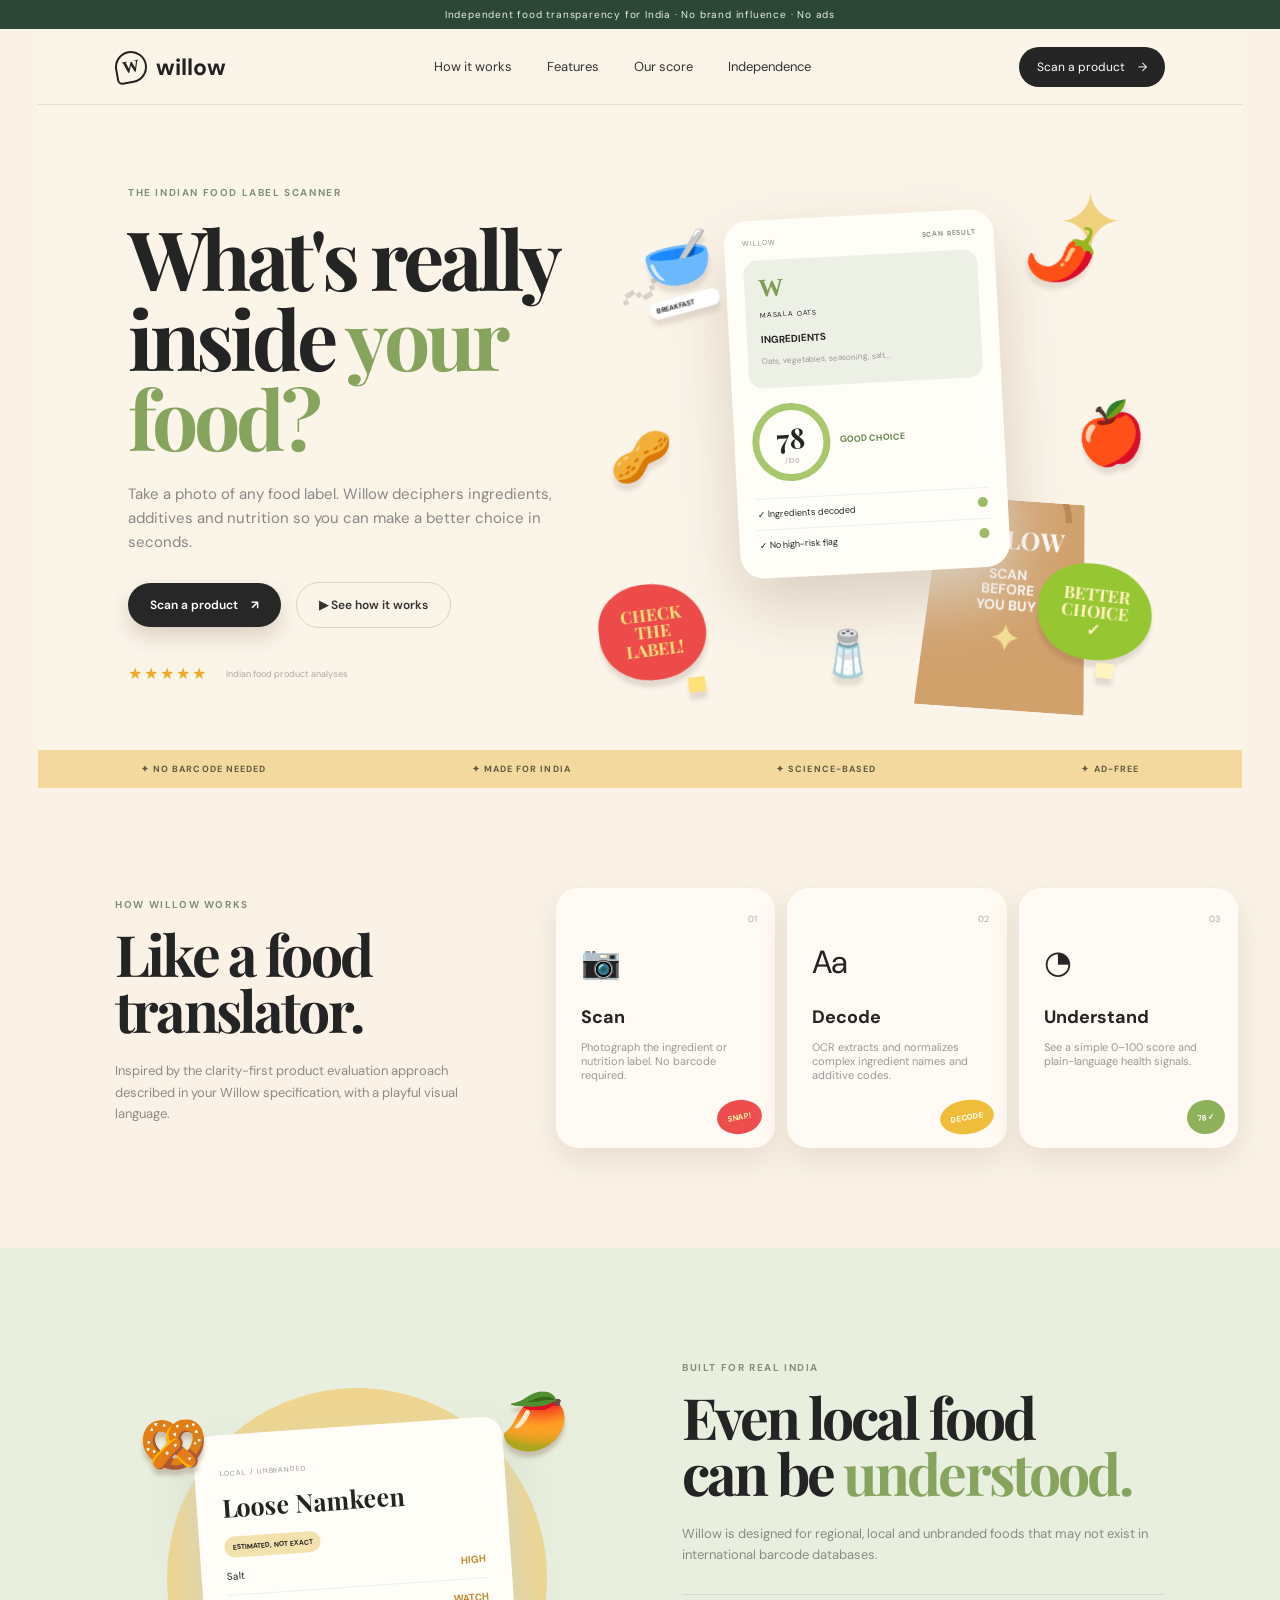
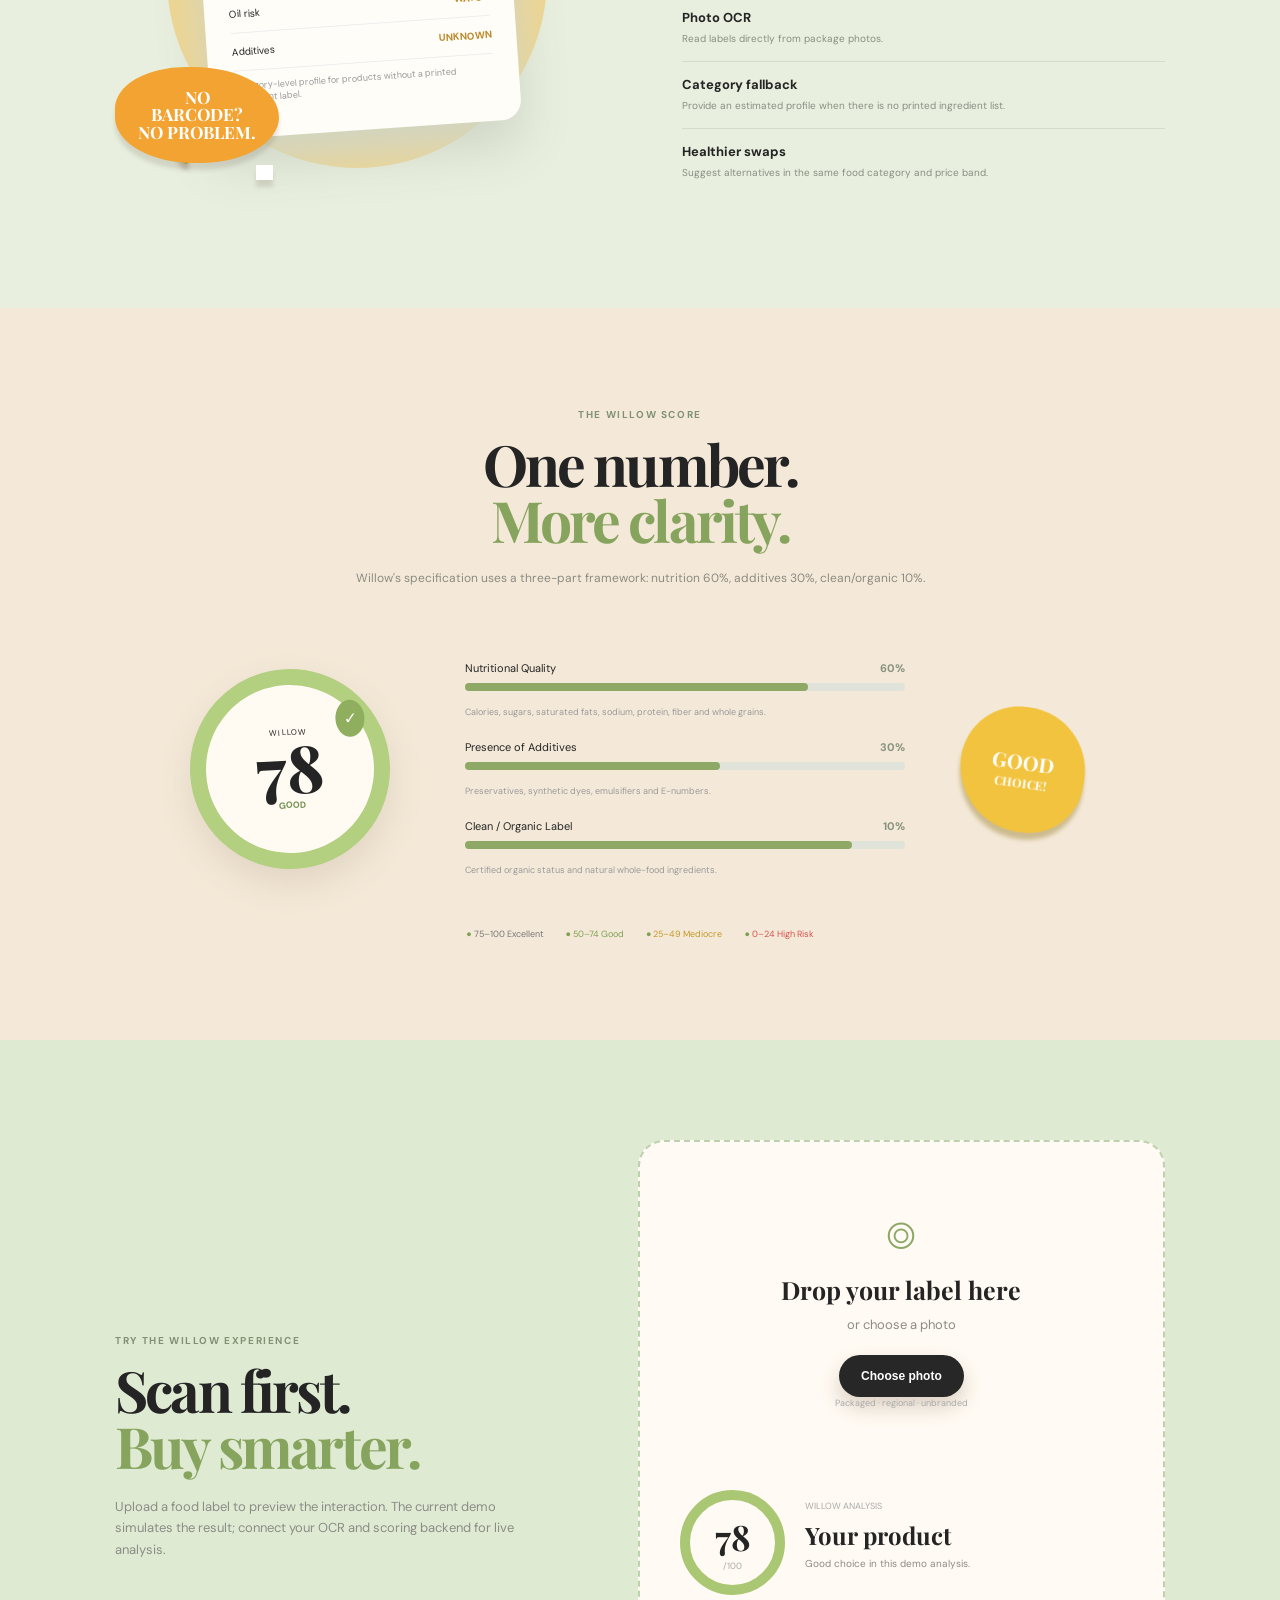
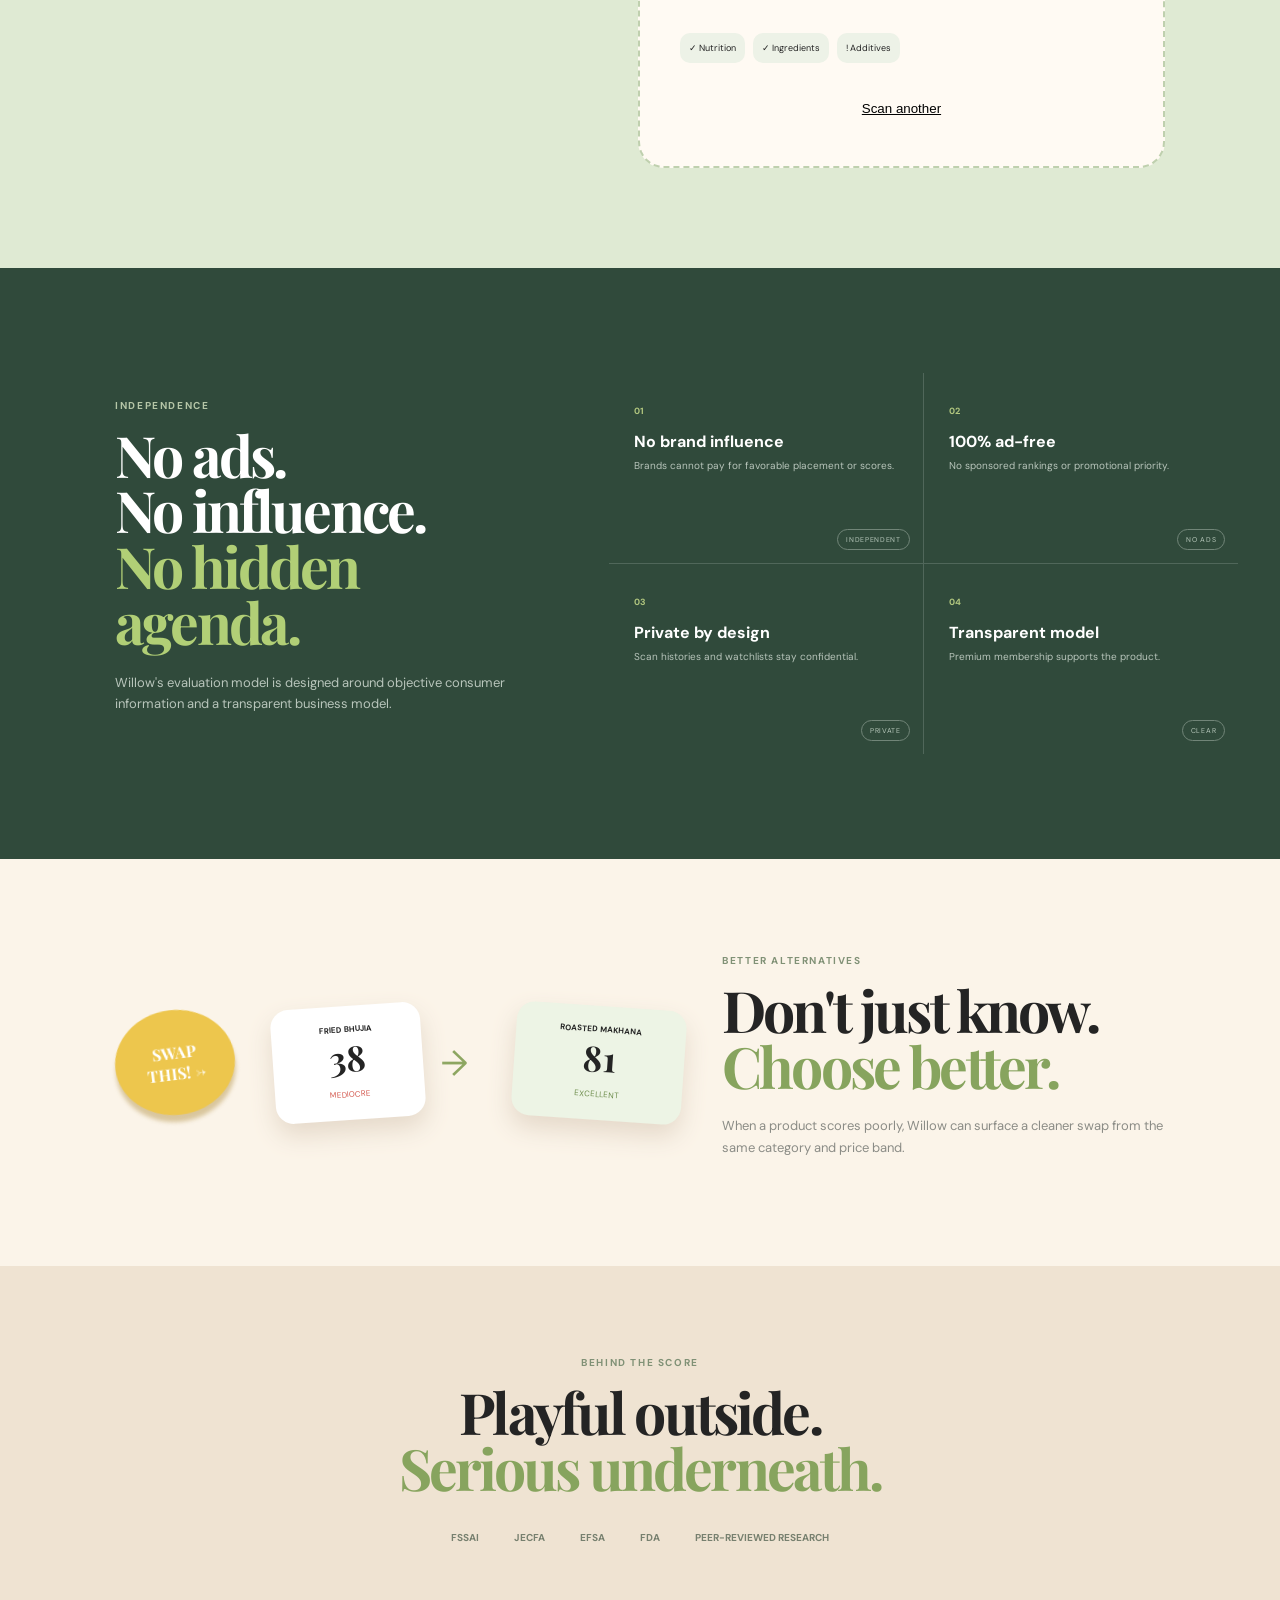
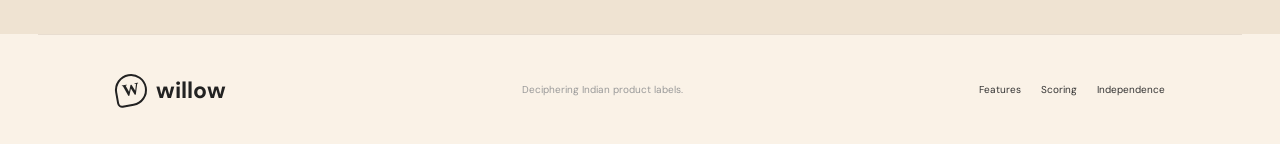
<file: codes/frontend/index.html>
<!doctype html>
<html lang="en">
<head>
<meta charset="utf-8">
<meta name="viewport" content="width=device-width,initial-scale=1">
<title>Willow — Food transparency, made simple</title>
<link rel="preconnect" href="https://fonts.googleapis.com">
<link rel="preconnect" href="https://fonts.gstatic.com" crossorigin>
<link href="https://fonts.googleapis.com/css2?family=DM+Sans:wght@400;500;600;700&family=Playfair+Display:wght@600;700;800&display=swap" rel="stylesheet">
<link rel="stylesheet" href="style.css">
</head>
<body>

<div class="notice">Independent food transparency for India · No brand influence · No ads</div>

<header>
  <a class="brand" href="#top"><span class="mark">W</span><span>willow</span></a>
  <nav>
    <a href="#how">How it works</a>
    <a href="#features">Features</a>
    <a href="#score">Our score</a>
    <a href="#independent">Independence</a>
  </nav>
  <a class="nav-btn" href="#scan">Scan a product <span>→</span></a>
</header>

<main id="top">

<section class="hero">
  <div class="hero-left">
    <div class="eyebrow">THE INDIAN FOOD LABEL SCANNER</div>
    <h1>What's really<br>inside <span>your food?</span></h1>
    <p class="lead">Take a photo of any food label. Willow deciphers ingredients, additives and nutrition so you can make a better choice in seconds.</p>
    <div class="buttons">
      <a class="pill dark" href="#scan">Scan a product <b>↗</b></a>
      <a class="pill outline" href="#how">▶ See how it works</a>
    </div>
     <div class="trust"><span class="stars">★★★★★</span><b></b><small>Indian food product analyses</small></div>
  </div>
  </div>

  <div class="hero-art">
    <div class="scribble s1">✦</div><div class="scribble s2">〰</div>
    <div class="sticker st1">🥣<small>BREAKFAST</small></div>
    <div class="sticker st2">🌶️</div>
    <div class="sticker st3">🍎</div>
    <div class="sticker st4">🥜</div>
    <div class="sticker st5">🧂</div>
    <div class="bubble red">CHECK<br>THE<br>LABEL!</div>
    <div class="bubble green">BETTER<br>CHOICE<br>✓</div>

    <div class="product-card">
      <div class="card-top"><span>WILLOW</span><b>SCAN RESULT</b></div>
      <div class="food-label">
        <div class="label-logo">W</div>
        <small>MASALA OATS</small>
        <strong>INGREDIENTS</strong>
        <p>Oats, vegetables, seasoning, salt...</p>
      </div>
      <div class="score">
        <div><b>78</b><small>/100</small></div>
        <span>GOOD CHOICE</span>
      </div>
      <div class="check-row">✓ Ingredients decoded <i></i></div>
      <div class="check-row">✓ No high-risk flag <i></i></div>
    </div>
    <div class="bag">WILLOW<br><span>SCAN<br>BEFORE<br>YOU BUY</span><em>✦</em></div>
  </div>
</section>

<div class="sticker-band">
  <span>✦ NO BARCODE NEEDED</span><span>✦ MADE FOR INDIA</span><span>✦ SCIENCE-BASED</span><span>✦ AD-FREE</span>
</div>

<section id="how" class="section how">
  <div class="section-title"><div class="eyebrow">HOW WILLOW WORKS</div><h2>Like a food<br>translator.</h2><p>Inspired by the clarity-first product evaluation approach described in your Willow specification, with a playful visual language.</p></div>
  <div class="cards">
    <article><span>01</span><div class="icon">📷</div><h3>Scan</h3><p>Photograph the ingredient or nutrition label. No barcode required.</p><div class="sticker-mini">SNAP!</div></article>
    <article><span>02</span><div class="icon">Aa</div><h3>Decode</h3><p>OCR extracts and normalizes complex ingredient names and additive codes.</p><div class="sticker-mini yellow">DECODE</div></article>
    <article><span>03</span><div class="icon">◔</div><h3>Understand</h3><p>See a simple 0–100 score and plain-language health signals.</p><div class="sticker-mini green-mini">78 ✓</div></article>
  </div>
</section>

<section id="features" class="section local">
  <div class="local-art">
    <div class="sun"></div>
    <div class="food-sticker fs1">🥨</div><div class="food-sticker fs2">🥭</div><div class="food-sticker fs3">🌾</div>
    <div class="paper">
      <small>LOCAL / UNBRANDED</small>
      <h3>Loose Namkeen</h3>
      <div class="estimate">ESTIMATED, NOT EXACT</div>
      <div class="line"><span>Salt</span><b>HIGH</b></div>
      <div class="line"><span>Oil risk</span><b>WATCH</b></div>
      <div class="line"><span>Additives</span><b>UNKNOWN</b></div>
      <p>Category-level profile for products without a printed ingredient label.</p>
    </div>
    <div class="bubble orange">NO<br>BARCODE?<br>NO PROBLEM.</div>
  </div>
  <div class="section-title">
    <div class="eyebrow">BUILT FOR REAL INDIA</div>
    <h2>Even local food<br>can be <span>understood.</span></h2>
    <p>Willow is designed for regional, local and unbranded foods that may not exist in international barcode databases.</p>
    <div class="feature-list">
      <div><b>Photo OCR</b><small>Read labels directly from package photos.</small></div>
      <div><b>Category fallback</b><small>Provide an estimated profile when there is no printed ingredient list.</small></div>
      <div><b>Healthier swaps</b><small>Suggest alternatives in the same food category and price band.</small></div>
    </div>
  </div>
</section>

<section id="score" class="section score-section">
  <div class="center-title"><div class="eyebrow">THE WILLOW SCORE</div><h2>One number.<br><span>More clarity.</span></h2><p>Willow's specification uses a three-part framework: nutrition 60%, additives 30%, clean/organic 10%.</p></div>
  <div class="score-layout">
    <div class="score-badge"><small>WILLOW</small><b>78</b><span>GOOD</span><em>✓</em></div>
    <div class="metrics">
      <div><label>Nutritional Quality <b>60%</b></label><i><em style="width:78%"></em></i><small>Calories, sugars, saturated fats, sodium, protein, fiber and whole grains.</small></div>
      <div><label>Presence of Additives <b>30%</b></label><i><em style="width:58%"></em></i><small>Preservatives, synthetic dyes, emulsifiers and E-numbers.</small></div>
      <div><label>Clean / Organic Label <b>10%</b></label><i><em style="width:88%"></em></i><small>Certified organic status and natural whole-food ingredients.</small></div>
    </div>
    <div class="score-sticker">GOOD<br><strong>CHOICE!</strong></div>
  </div>
  <div class="legend"><span class="excellent">● 75–100 Excellent</span><span class="good">● 50–74 Good</span><span class="medium">● 25–49 Mediocre</span><span class="poor">● 0–24 High Risk</span></div>
</section>

<section id="scan" class="scan-section">
  <div>
    <div class="eyebrow">TRY THE WILLOW EXPERIENCE</div>
    <h2>Scan first.<br><span>Buy smarter.</span></h2>
    <p>Upload a food label to preview the interaction. The current demo simulates the result; connect your OCR and scoring backend for live analysis.</p>
  </div>
  <div class="scanner">
    <input id="file" type="file" accept="image/*" hidden>
    <div id="upload">
      <div class="camera">⌾</div><h3>Drop your label here</h3><p>or choose a photo</p>
      <button class="pill dark" id="choose">Choose photo</button>
      <small>Packaged · regional · unbranded</small>
    </div>
    <div id="result" class="hidden result">
      <div class="result-circle">78<small>/100</small></div>
      <div><small>WILLOW ANALYSIS</small><h3 id="filename">Your product</h3><p>Good choice in this demo analysis.</p></div>
      <div class="result-tags"><span>✓ Nutrition</span><span>✓ Ingredients</span><span>! Additives</span></div>
      <button id="again">Scan another</button>
    </div>
  </div>
</section>

<section id="independent" class="independent">
  <div><div class="eyebrow">INDEPENDENCE</div><h2>No ads.<br>No influence.<br><span>No hidden agenda.</span></h2><p>Willow's evaluation model is designed around objective consumer information and a transparent business model.</p></div>
  <div class="principles">
    <div><b>01</b><h3>No brand influence</h3><p>Brands cannot pay for favorable placement or scores.</p><span class="stamp">INDEPENDENT</span></div>
    <div><b>02</b><h3>100% ad-free</h3><p>No sponsored rankings or promotional priority.</p><span class="stamp">NO ADS</span></div>
    <div><b>03</b><h3>Private by design</h3><p>Scan histories and watchlists stay confidential.</p><span class="stamp">PRIVATE</span></div>
    <div><b>04</b><h3>Transparent model</h3><p>Premium membership supports the product.</p><span class="stamp">CLEAR</span></div>
  </div>
</section>

<section class="swap">
  <div class="swap-bubble">SWAP<br>THIS! →</div>
  <div class="bad"><span>FRIED BHUJIA</span><b>38</b><small>MEDIOCRE</small></div>
  <div class="arrow">→</div>
  <div class="good-card"><span>ROASTED MAKHANA</span><b>81</b><small>EXCELLENT</small></div>
  <div class="swap-copy"><div class="eyebrow">BETTER ALTERNATIVES</div><h2>Don't just know.<br><span>Choose better.</span></h2><p>When a product scores poorly, Willow can surface a cleaner swap from the same category and price band.</p></div>
</section>

<section class="sources"><div class="eyebrow">BEHIND THE SCORE</div><h2>Playful outside.<br><span>Serious underneath.</span></h2><div><span>FSSAI</span><span>JECFA</span><span>EFSA</span><span>FDA</span><span>PEER-REVIEWED RESEARCH</span></div></section>

</main>

<footer><a class="brand" href="#top"><span class="mark">W</span><span>willow</span></a><p>Deciphering Indian product labels.</p><nav><a href="#features">Features</a><a href="#score">Scoring</a><a href="#independent">Independence</a></nav></footer>

<script src="script.js"></script>
</body>
</html>
</file>
<file: codes/frontend/style.css>
:root{--cream:#faf2e7;--paper:#fffaf2;--ink:#242424;--green:#7d9d52;--darkgreen:#355441;--orange:#f39b22;--yellow:#f5ca55;--red:#ed4a4a;--line:#e8ddd0;--muted:#898984}*{box-sizing:border-box}html{scroll-behavior:smooth}body{margin:0;background:var(--cream);color:var(--ink);font-family:"DM Sans",sans-serif}.notice{text-align:center;background:#2c4738;color:#e8f0e5;font-size:10px;padding:8px;letter-spacing:.08em}.brand{display:flex;align-items:center;gap:9px;text-decoration:none;color:#222;font-size:23px;font-weight:700}.mark{width:32px;height:32px;border:2px solid #222;border-radius:50% 50% 50% 5px;display:grid;place-items:center;font:700 17px Georgia;transform:rotate(-10deg)}header{height:76px;margin:0 3%;padding:0 6%;display:flex;align-items:center;justify-content:space-between;border-bottom:1px solid var(--line);background:#fbf4e9}header nav{display:flex;gap:35px;font-size:13px}header nav a,footer nav a{color:#333;text-decoration:none}.nav-btn{background:#252525;color:white;text-decoration:none;border-radius:30px;padding:12px 18px;font-size:12px}.nav-btn span{margin-left:10px}.hero{margin:0 3%;padding:55px 7% 40px;min-height:620px;display:grid;grid-template-columns:46% 54%;align-items:center;background:#fbf4e9;overflow:hidden}.eyebrow{font-size:10px;letter-spacing:.16em;font-weight:700;color:#809176}.hero h1,h2{font-family:"Playfair Display",serif;line-height:.98;letter-spacing:-.05em}.hero h1{font-size:clamp(54px,6.4vw,82px);margin:18px 0 25px}.hero h1 span,h2 span{color:#87a45e}.lead{max-width:490px;color:#888;font-size:15px;line-height:1.6}.buttons{display:flex;align-items:center;gap:15px;margin:28px 0}.pill{display:inline-block;text-decoration:none;border-radius:30px;padding:14px 22px;font-size:12px;font-weight:600;border:0;cursor:pointer}.pill.dark{background:#272727;color:#fff;box-shadow:0 10px 20px #ddd1c4}.pill.outline{border:1px solid #ddd1c4;color:#333}.pill b{margin-left:10px}.trust{display:flex;align-items:center;gap:9px;margin-top:35px}.stars{color:#efa827;letter-spacing:2px}.trust b{font-size:12px}.trust small{font-size:9px;color:#aaa}.hero-art{height:550px;position:relative}.scribble{position:absolute;color:#d5d2ca;font-size:80px}.s1{right:5%;top:2%;color:#f0d17e}.s2{left:4%;top:14%;transform:rotate(-30deg)}.sticker{position:absolute;font-size:57px;filter:drop-shadow(0 7px 2px rgba(70,50,30,.12));z-index:3}.sticker small{display:block;font:700 7px "DM Sans";background:#fff;padding:4px 6px;border-radius:8px;transform:rotate(-5deg)}.st1{left:8%;top:11%;transform:rotate(-10deg)}.st2{right:10%;top:10%;transform:rotate(13deg)}.st3{right:1%;top:43%;transform:rotate(-12deg)}.st4{left:2%;top:48%;font-size:50px}.st5{left:40%;bottom:5%;font-size:45px}.product-card{position:absolute;left:24%;top:10%;width:270px;background:#fffdf8;border-radius:24px;padding:18px;box-shadow:0 28px 65px #dacfc0;transform:rotate(-3deg);z-index:2}.card-top{display:flex;justify-content:space-between;font-size:7px;letter-spacing:.12em;color:#899288}.food-label{margin-top:13px;background:#edf1e5;border-radius:14px;padding:14px}.label-logo{font:700 25px Georgia;color:#7f9d55}.food-label small{display:block;font-size:7px;letter-spacing:.12em;margin:8px 0}.food-label strong{font-size:10px}.food-label p{font-size:8px;color:#999}.score{display:flex;align-items:center;gap:10px;margin:16px 0}.score>div{width:78px;height:78px;border:7px solid #a9c86e;border-radius:50%;display:grid;place-items:center;align-content:center}.score b{font:700 28px "Playfair Display"}.score small{font-size:7px;color:#aaa}.score>span{font-size:9px;color:#68844e;font-weight:700}.check-row{font-size:9px;border-top:1px solid #eee;padding:9px 2px}.check-row i{float:right;width:10px;height:10px;background:#9bbb69;border-radius:50%}.bag{position:absolute;right:11%;bottom:0;width:170px;height:210px;background:#d1a16c;clip-path:polygon(8% 0,92% 0,100% 100%,0 100%);z-index:1;text-align:center;padding-top:22px;color:#fff;font:700 25px "Playfair Display";transform:rotate(4deg);filter:drop-shadow(0 15px 8px #d6c7b5)}.bag:before{content:"";position:absolute;left:33px;top:-27px;width:100px;height:40px;border:6px solid #b98655;border-bottom:0;border-radius:60px 60px 0 0}.bag span{font:700 14px "DM Sans";line-height:1.1;display:block;margin-top:12px}.bag em{display:block;font-style:normal;font-size:35px;color:#f4dd92}.bubble{position:absolute;border-radius:45% 55% 50% 50%;padding:22px 23px;text-align:center;font:700 17px "Playfair Display";line-height:1.02;z-index:4;filter:drop-shadow(0 7px 2px rgba(60,40,20,.13))}.bubble:after{content:"";position:absolute;bottom:-17px;border-width:15px 17px 0 0;border-style:solid;border-color:inherit transparent transparent transparent}.red{left:0;bottom:30px;background:var(--red);color:#ffe17a;border-color:var(--red);transform:rotate(-7deg)}.green{right:0;bottom:50px;background:#96c632;color:#fff3bf;border-color:#96c632;transform:rotate(6deg)}.sticker-band{margin:0 3%;background:#f3d99e;padding:13px 8%;display:flex;justify-content:space-between;gap:20px;white-space:nowrap;overflow:auto;font-size:9px;letter-spacing:.12em;font-weight:700;color:#625a42}.section{padding:100px 9%}.how{display:grid;grid-template-columns:35% 65%;gap:7%;align-items:center}.section-title h2,.center-title h2,.scan-section h2,.independent h2,.swap h2,.sources h2{font-size:57px;margin:15px 0 22px}.section-title p,.scan-section p,.independent p,.swap p{font-size:13px;color:#8b8c86;line-height:1.65;max-width:500px}.cards{display:grid;grid-template-columns:repeat(3,1fr);gap:12px}.cards article{background:#fffaf3;min-height:260px;padding:25px;border-radius:22px;position:relative;box-shadow:0 12px 30px #e7dccf}.cards article>span{font-size:9px;color:#aaa;position:absolute;right:18px}.icon{font-size:32px;margin:28px 0 22px}.cards h3{margin:0;font-size:18px}.cards p{font-size:11px;color:#999}.sticker-mini{position:absolute;right:13px;bottom:14px;background:#ed4d4d;color:#fff1a5;border-radius:50%;padding:12px 10px;font-size:8px;font-weight:700;transform:rotate(-9deg)}.yellow{background:#efbd39;color:#fff}.green-mini{background:#8eb15b;color:#fff}.local{background:#e8efde;display:grid;grid-template-columns:1fr 1fr;gap:8%;align-items:center}.local-art{height:460px;position:relative;display:grid;place-items:center}.sun{position:absolute;width:380px;height:380px;background:#efd58f;border-radius:50%}.paper{position:relative;width:310px;background:#fffdf7;padding:25px;border-radius:20px;box-shadow:0 25px 50px #cfd5c6;transform:rotate(-4deg);z-index:2}.paper>small{font-size:7px;letter-spacing:.13em;color:#999}.paper h3{font:700 25px "Playfair Display";margin:10px 0}.estimate{display:inline-block;background:#f3e1ae;border-radius:10px;padding:6px 8px;font-size:7px;font-weight:700}.line{display:flex;justify-content:space-between;padding:12px 0;border-bottom:1px solid #eee;font-size:10px}.line b{color:#bc8b2e}.paper p{font-size:9px;color:#999}.food-sticker{position:absolute;font-size:55px;z-index:4;filter:drop-shadow(0 6px 2px #c7bfae)}.fs1{left:5%;top:13%}.fs2{right:6%;top:8%}.fs3{left:8%;bottom:8%}.bubble.orange{left:0;bottom:45px;background:#f2a331;color:#fff;border-color:#f2a331}.feature-list{margin-top:28px}.feature-list div{border-top:1px solid #d5dccd;padding:14px 0}.feature-list b{display:block;font-size:13px}.feature-list small{color:#8a8e84;font-size:10px}.score-section{background:#f4e9d8}.center-title{text-align:center;max-width:680px;margin:auto}.center-title p{color:#8c8a82;font-size:12px}.score-layout{max-width:900px;margin:55px auto 30px;display:grid;grid-template-columns:220px 1fr 130px;gap:55px;align-items:center}.score-badge{width:200px;height:200px;background:#fffaf2;border:16px solid #b3cf80;border-radius:50%;display:grid;place-items:center;align-content:center;position:relative;transform:rotate(-3deg);box-shadow:0 15px 35px #e1d4c3}.score-badge small{font-size:8px;letter-spacing:.14em}.score-badge b{font:800 65px "Playfair Display";line-height:.95}.score-badge span{font-size:9px;color:#729052;font-weight:700}.score-badge em{position:absolute;right:7px;top:18px;background:#8faf5e;color:white;border-radius:50%;padding:8px;font-style:normal}.metrics>div{margin:20px 0}.metrics label{display:flex;justify-content:space-between;font-size:11px}.metrics label b{color:#87927e}.metrics i{display:block;height:8px;background:#dfe3d9;border-radius:9px;margin:8px 0}.metrics i em{display:block;height:100%;background:#8da965;border-radius:9px}.metrics small{font-size:9px;color:#999}.score-sticker{width:125px;height:125px;background:#f2c33f;border-radius:48% 52% 45% 55%;display:grid;place-items:center;align-content:center;text-align:center;color:white;font:700 20px "Playfair Display";transform:rotate(8deg);filter:drop-shadow(0 7px 2px #cdbb8e)}.score-sticker strong{font-size:12px}.legend{display:flex;justify-content:center;gap:22px;flex-wrap:wrap;font-size:9px;color:#777}.legend span:first-letter{color:#7fa154}.good{color:#7fa154}.medium{color:#c19a29}.poor{color:#d8524e}.scan-section{padding:100px 9%;background:#dfead3;display:grid;grid-template-columns:1fr 1.2fr;gap:8%;align-items:center}.scanner{background:#fffaf3;border:2px dashed #bfd0ae;border-radius:26px;min-height:330px;padding:12px}.scanner>div{min-height:300px;display:flex;flex-direction:column;align-items:center;justify-content:center;text-align:center}.camera{font-size:50px;color:#8ba866}.scanner h3{font:700 25px "Playfair Display";margin:8px}.scanner p{margin:0 0 20px}.scanner small{font-size:9px;color:#aaa}.hidden{display:none!important}.result{display:grid!important;grid-template-columns:auto 1fr;gap:20px;text-align:left!important;padding:28px}.result-circle{width:105px;height:105px;border:10px solid #aac773;border-radius:50%;display:grid;place-items:center;align-content:center;font:700 35px "Playfair Display"}.result-circle small{font:9px "DM Sans";color:#aaa}.result h3{font:700 24px "Playfair Display";margin:5px 0}.result p{font-size:10px!important}.result-tags{grid-column:1/3;display:flex;gap:8px}.result-tags span{background:#edf2e7;padding:9px;border-radius:10px;font-size:9px}.result button{grid-column:1/3;border:0;background:none;text-decoration:underline;cursor:pointer}.independent{background:#304a3b;color:#fff;padding:105px 9%;display:grid;grid-template-columns:40% 60%;gap:7%;align-items:center}.independent .eyebrow{color:#b5c6a7}.independent h2 span{color:#b1cf76}.independent p{color:#b8c5bb}.principles{display:grid;grid-template-columns:1fr 1fr;gap:1px;background:#50675a}.principles>div{background:#304a3b;padding:25px;position:relative;min-height:190px}.principles b{color:#b2c77f;font-size:9px}.principles h3{font-size:16px;margin:12px 0 6px}.principles p{font-size:10px;margin:0}.stamp{position:absolute;right:13px;bottom:13px;border:1px solid #718578;border-radius:20px;padding:5px 8px;font-size:7px;letter-spacing:.1em;color:#b7c8bb}.swap{padding:95px 9%;display:grid;grid-template-columns:140px 150px 55px 170px 1fr;gap:18px;align-items:center;background:#fbf4e9}.swap-bubble{background:#edc64d;color:white;width:120px;height:105px;border-radius:50%;display:grid;place-items:center;text-align:center;font:700 16px "Playfair Display";transform:rotate(-7deg);filter:drop-shadow(0 7px 2px #d9c69d)}.bad,.good-card{background:white;border-radius:18px;padding:18px;text-align:center;box-shadow:0 12px 25px #e5d9ca}.bad{transform:rotate(-4deg)}.bad span,.good-card span{display:block;font-size:8px;font-weight:700}.bad b,.good-card b{display:block;font:700 35px "Playfair Display"}.bad small{color:#d45a50;font-size:8px}.good-card{transform:rotate(4deg);background:#edf4e5}.good-card small{color:#6d8d4c;font-size:8px}.arrow{font-size:35px;color:#8da661}.swap-copy{padding-left:20px}.sources{text-align:center;padding:90px 9%;background:#efe3d2}.sources h2{margin-bottom:35px}.sources>div:last-child{display:flex;justify-content:center;gap:35px;flex-wrap:wrap;font-size:10px;font-weight:700;color:#77806f}footer{margin:0 3%;padding:38px 6%;display:flex;align-items:center;justify-content:space-between;border-top:1px solid var(--line);font-size:10px;color:#999}footer nav{display:flex;gap:20px}@media(max-width:950px){header nav{display:none}.hero,.how,.local,.scan-section,.independent{grid-template-columns:1fr}.hero-art{margin-top:20px}.cards{grid-template-columns:1fr 1fr}.score-layout{grid-template-columns:1fr;justify-items:center}.metrics{width:100%}.swap{grid-template-columns:1fr 1fr 50px 1fr}.swap-copy{grid-column:1/-1;padding:20px 0}.swap-bubble{margin:auto}.principles{margin-top:30px}}@media(max-width:600px){header{padding:0 5%}.nav-btn{display:none}.hero{padding:45px 7%}.hero h1{font-size:53px}.hero-art{transform:scale(.8);height:480px;margin:-10px -45px}.cards{grid-template-columns:1fr}.section,.scan-section,.independent{padding:75px 7%}.section-title h2,.center-title h2,.scan-section h2,.independent h2,.swap h2,.sources h2{font-size:45px}.score-layout{gap:30px}.swap{padding:70px 7%;grid-template-columns:1fr 1fr}.arrow{grid-column:1/-1;text-align:center;transform:rotate(90deg)}footer{flex-direction:column;align-items:flex-start;gap:15px}}
</file>
